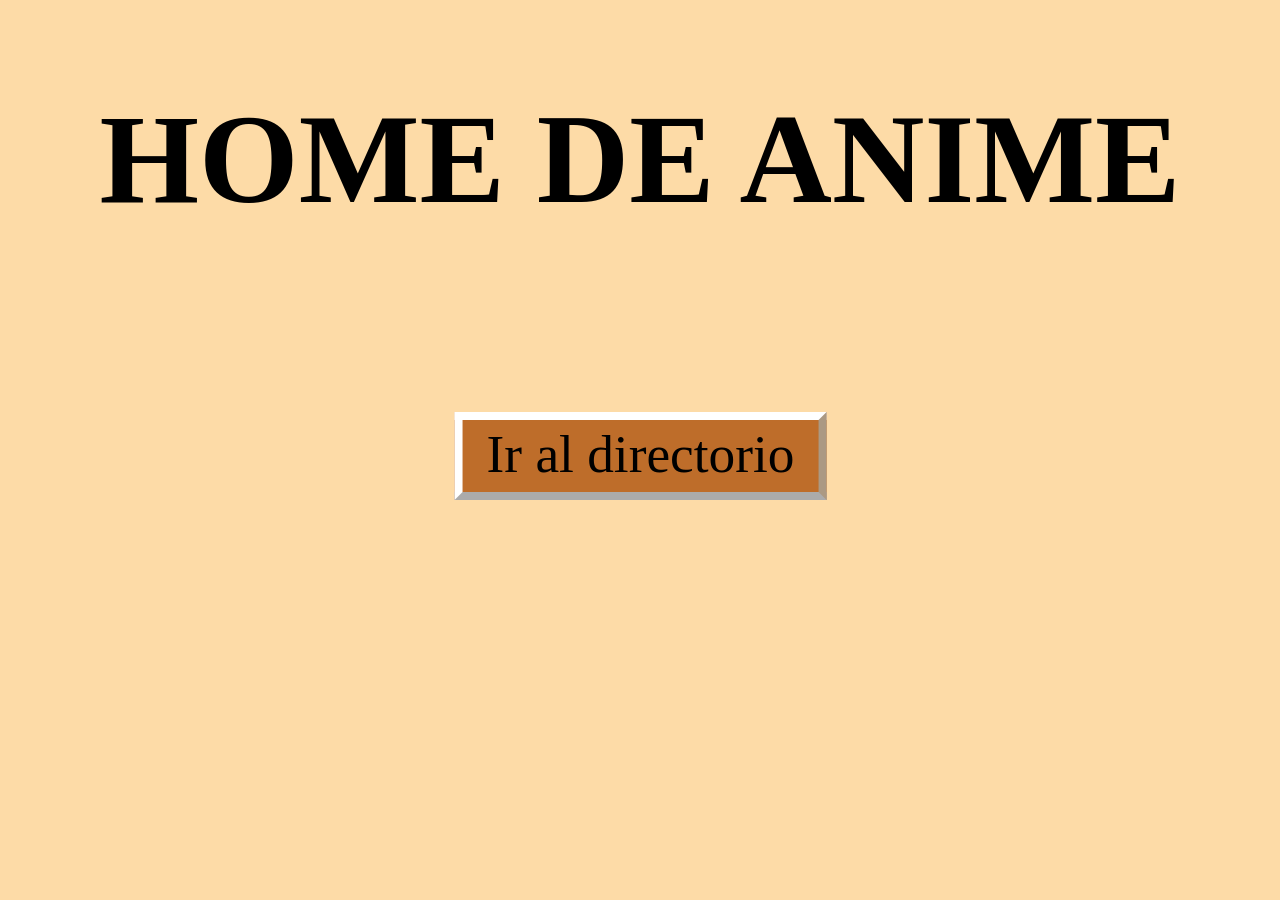
<file: index.html>
<!DOCTYPE html>
<html lang="es">
<head>
    <meta charset="UTF-8">
    <meta name="viewport" content="width=device-width, initial-scale=1.0">
    <link rel="stylesheet" href="styles/index.css">
    <title>Index</title>
</head>
<body>
    
    <h1 class="fade-in">HOME DE ANIME</h1>

    <div class="contenedorIndex">
         <button class="slide-in shake" id="botonMain">Ir al directorio</button>
    </div>
   
    <script>
        const btnMain = document.getElementById("botonMain")
        btnMain.addEventListener("click", () => {
            window.location.href = "main.html"
        });
           
    </script>


</body>
</html>
</file>
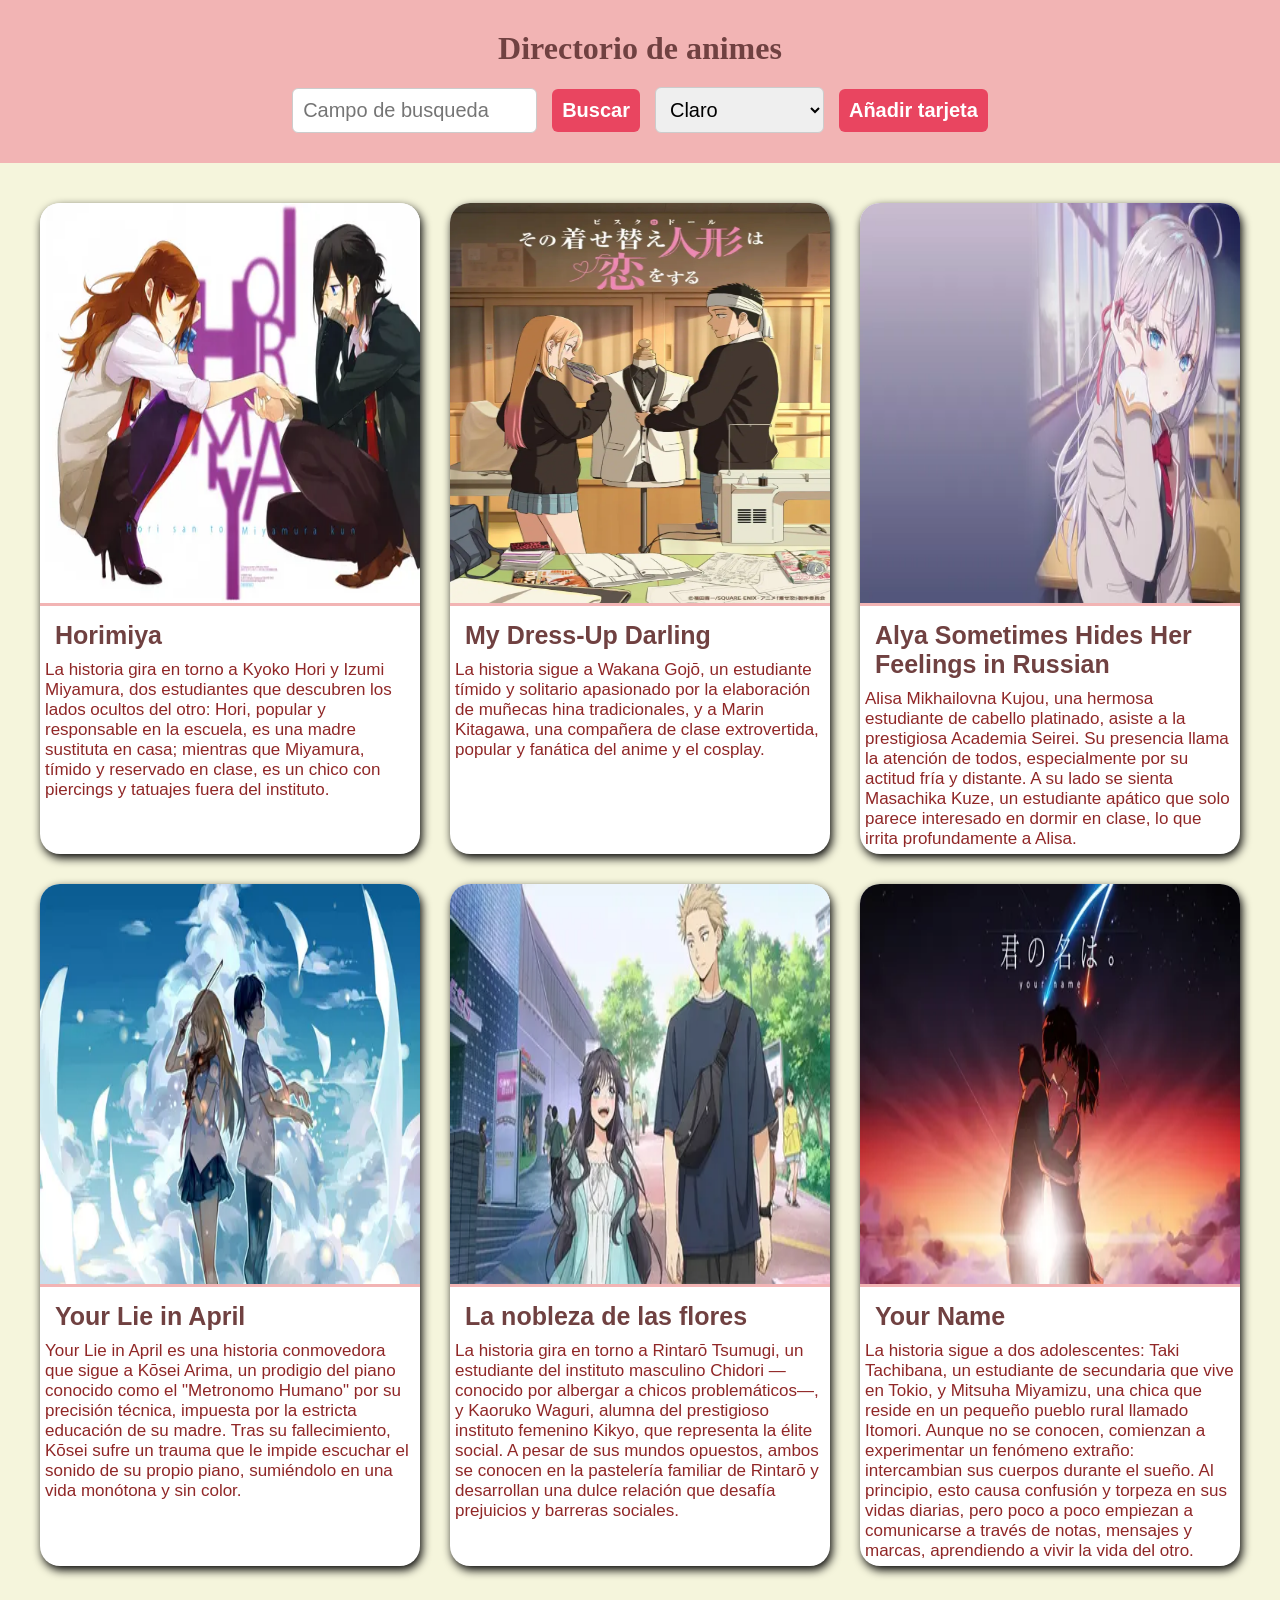
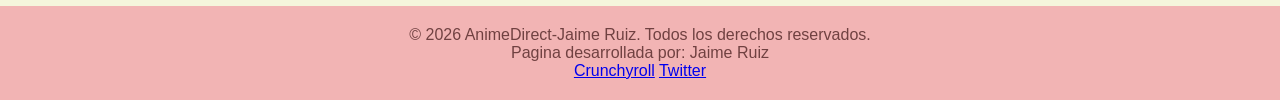
<file: main.html>
<!DOCTYPE html>
<html lang="es">
<head>
    <meta charset="UTF-8">
    <meta name="viewport" content="width=device-width, initial-scale=1.0">
    <link rel="stylesheet" href="styles/main.css">
    <script src="scripts/script.js" defer></script>
    <title>Main</title>

    
</head>
<body>
    <div class="directorio-container">
       
        <header class="header">
            <h1>Directorio de animes</h1>
            <nav class="nav">
               <input id="CampoBusqueda" type="text" placeholder="Campo de busqueda">
               <button id="btnBusqueda">Buscar</button>
              <select id="selectorTema" class="tema">
                    <option value="claro">Claro</option>
                    <option value="oscuro">Oscuro</option>
                    <option value="custom">Personalizado</option>
              </select>
               <button id="addTarjeta">Añadir tarjeta</button>
            </nav>
        </header>

        <main>

             <div id="tarjetas"></div>
            

        </main>
    
        
        <footer class="footer">
            <p>&copy; 2026 AnimeDirect-Jaime Ruiz. Todos los derechos reservados.</p>
            <div class="social">
               <p>Pagina desarrollada por: Jaime Ruiz</p>
                <a href="#">Crunchyroll</a>
                <a href="#">Twitter</a>
            </div>
        </footer>
    </div>
    <div id="modalTema" class="modal">
    <div class="modal_content">
        <h2>Tema Personalizado</h2>
        
        <label>Color del Header:</label>
        <input type="color" id="colorHeader">
        
        <label>Color del Main:</label>
        <input type="color" id="colorMain">
        
        <label>Color del Footer:</label>
        <input type="color" id="colorFooter">
        
        <button id="btnGuardarTema">Aplicar colores</button>
        <button id="btnCerrarTema">Cancelar</button>
    </div>
    </div>


    <div id="modalTarjeta" class="modal">
    <div class="modal_content">
        <h2>Tarjeta personalizada</h2>
        
        <input type="text" id="nombreTarjeta" placeholder="Nombre">
        <input type="text" id="descTarjeta" placeholder="Descripcion">
        <input type="file" id="fileTarjeta" placeholder="Elige un archivo">
        
        <button id="btnGuardarTarjeta">Aplicar</button>
        <button id="btnCerrarTarjeta">Cancelar</button>
    </div>
</div>
</body>
</html>
</file>
<file: styles/index.css>
body{
    background-color: rgb(253, 219, 167);
    text-align: center;
    font-size: 400%;
    font-family: Georgia, 'Times New Roman', Times, serif;
}

.contenedorIndex{
    margin-top: 50px;
    display: flex;
    flex-direction: column;
    align-items: center;
    
}

/*Animacion aparecer */
@keyframes fadeIn{
    from{
        opacity: 0;
    }
    to{
        opacity: 1;
    }
}

.fade-in{
    animation-name: fadeIn ;
    animation-duration: 4s;
    animation-timing-function: ease-in;
    animation-fill-mode: forwards;
}
/*Animacion sacudir */
 @keyframes shake { 
    0%, 100% 
    { transform: translateX(0); } 
    10%, 30%, 50%, 70%
     { transform: translateX(-5px); } 
     20%, 40%, 60%, 80% 
     { transform: translateX(5px); } 
    }

.shake{
    animation: shake 2s ease-in-out infinite;
}

/*Estilos para el boton para ir al directorio(main) */
#botonMain{
    background-color: rgb(190, 109, 42);
    font-family:'Times New Roman', Times, serif;
    color: black;
    cursor: pointer;
    transition: background-color 2s linear, transform 2s linear;
    margin-top: 10%;
    scale: 400%;
    border-color: white;
    border-inline-end-color: bisque;
}

/*Estilos para cuando se pasa por el cursor por el boton */
#botonMain:hover{
    background-color: rosybrown;
    transform: scale(1.1);
}
</file>
<file: styles/main.css>
* {
    margin: 0;
    padding: 0;
    
}
 
body {
    background-color: beige;
    font-family: 'Gill Sans', 'Gill Sans MT', Calibri, 'Trebuchet MS', sans-serif;
}


/*Estilos para el div que contiene el header, el main y el footer */
.directorio-container {
  display: grid;
  grid-template-rows: auto 1fr auto;
  grid-template-areas:
    "header"
    "main"
    "footer";
}
/*Estilos para el header*/
.header {
  grid-area: header;
  background-color: rgb(242, 180, 180);
  color: rgb(112, 65, 65);
  padding: 30px;
  display: grid;
  gap: 20px;
  
}

.header h1 {
  text-align: center;
  font-family:Georgia, 'Times New Roman', Times, serif;
}

/*Estilos para el navegador(header) */
.nav {
  display: grid;
  grid-template-columns: repeat(4, auto);
  gap: 15px;
  justify-content: center;
  align-items: center;
}
/*Estilos para el main */
main {
  grid-area: main;
  padding: 40px;
}

/*Estilos para el footer */
.footer {
  grid-area: footer;
  background-color: rgb(242, 180, 180);
  color: rgb(112, 65, 65);
  text-align: center;
  padding: 20px;
}


/*Estilosla disposicion de las tarjetas */
#tarjetas {
  display: grid;
  grid-template-columns: repeat(3, auto);
  gap: 30px;
  max-width: 1200px;
  margin: 0 auto;
}

/*Estilos para el contenido de las tarjetas */
.tarjeta {
  display: flex;
  flex-direction: column; 
  overflow: hidden; 
  background-color: rgb(255, 255, 255);
  border-radius: 20px;
  box-shadow: 2px 4px 10px rgb(0, 0, 0);
  transition: transform 0.3s, box-shadow 0.3s;
}


/*Estilos para cuando se pasa el cursor por encima de las tarjetas*/
.tarjeta:hover {
  transform: scale(1.03);
  box-shadow: 4px 8px 15px rgba(0, 0, 0, 0.2);
}

/*Estilos para la imagen */
.imagen-anime {
  width: 100%;
  height: 400px; 
  border-bottom: 3px solid rgb(242, 180, 180);
  
}

.titulo {
  padding: 15px 15px 5px 15px;
  font-size: 25px;
  color: rgb(112, 65, 65);
}

.descripcion {
  padding: 5px;
  font-size: 17px;
  color: rgb(144, 39, 39);
  flex-grow: 1;
}

 select {
  padding: 10px;
  border-radius: 6px;
  border: 1px solid rgb(204, 204, 204);
  font-family:'Gill Sans', 'Gill Sans MT', Calibri, 'Trebuchet MS', sans-serif;
  font-size: 20px;
}

/*Estilos para el boton de busqueda */
#CampoBusqueda {
padding: 10px;
  border-radius: 6px;
  border: 1px solid rgb(204, 204, 204);
  font-family:'Gill Sans', 'Gill Sans MT', Calibri, 'Trebuchet MS', sans-serif;
  font-size: 20px;
}

button {
  font-family:'Gill Sans', 'Gill Sans MT', Calibri, 'Trebuchet MS', sans-serif;
  font-size: 20px;
  padding: 10px;
  border-radius: 6px;
  background-color: rgb(233, 69, 96);
  color: white;
  border: none;
  cursor: pointer;
  font-weight: bold;
  transition: background-color 0.2s;
}
/*Estilos para cuando se pasa el cursor por los botones */
button:hover {
  background-color: rgb(200, 50, 80);
}


.modal {
    display: none;
    position: fixed;
    left: 0;
    top: 0;
    width: 100%;
    height: 100%;
    background-color: rgba(0,0,0,0.6);
    justify-content: center;
    align-items: center;
}
/*Estilos para el contenido del modal*/
.modal_content {
    background-color: white;
    padding: 30px;
    border-radius: 10px;
    display: flex;
    flex-direction: column;
    gap: 15px;
    width: 300px;
}


/*Estilos modo oscuro */
.modo-oscuro {
    background-color: rgb(34, 34, 34);
}

.modo-oscuro .header, 
.modo-oscuro .footer {
    background-color: rgb(17, 17, 17);
    color: white;
}

.modo-oscuro .header h1,
.modo-oscuro .titulo,
.modo-oscuro .descripcion {
    color: white;
}

.modo-oscuro .tarjeta {
    background-color: rgb(51, 51, 51);
    box-shadow: 2px 4px 10px rgba(255,255,255,0.1);
}

/*Estilos para el contendio del modal de añadir tarjeta */
#nombreTarjeta,
#descTarjeta,
#fileTarjeta {
  border-radius: 6px;
  border: 1px solid rgb(204, 204, 204);
  font-family:'Gill Sans', 'Gill Sans MT', Calibri, 'Trebuchet MS', sans-serif;
  font-size: 20px;

  
}


/*Estilos pantalla */
@media screen and (max-width: 1200px){
    .header {
        grid-template-columns: 1fr;
        text-align: center;
    }
    .header .nav {
        justify-self: center;
        grid-template-columns: repeat(2, auto);
    }
}
</file>
